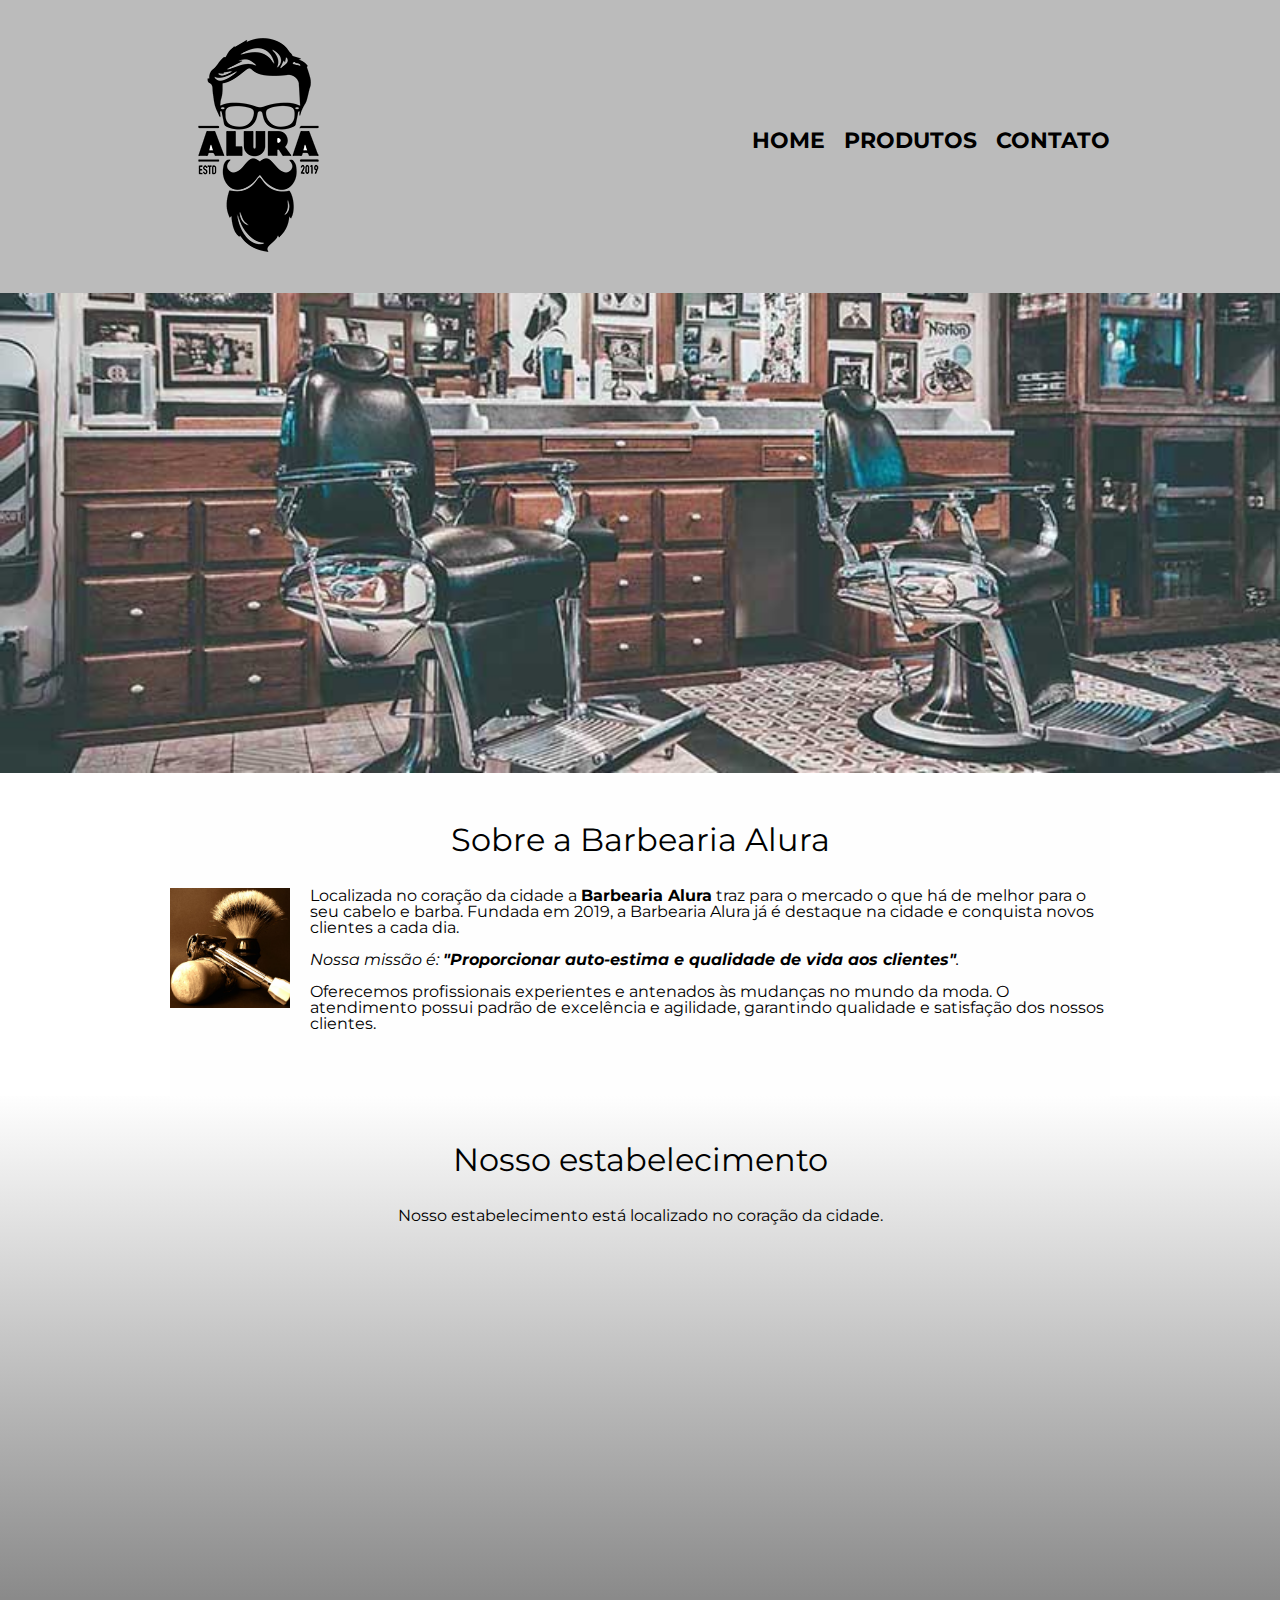
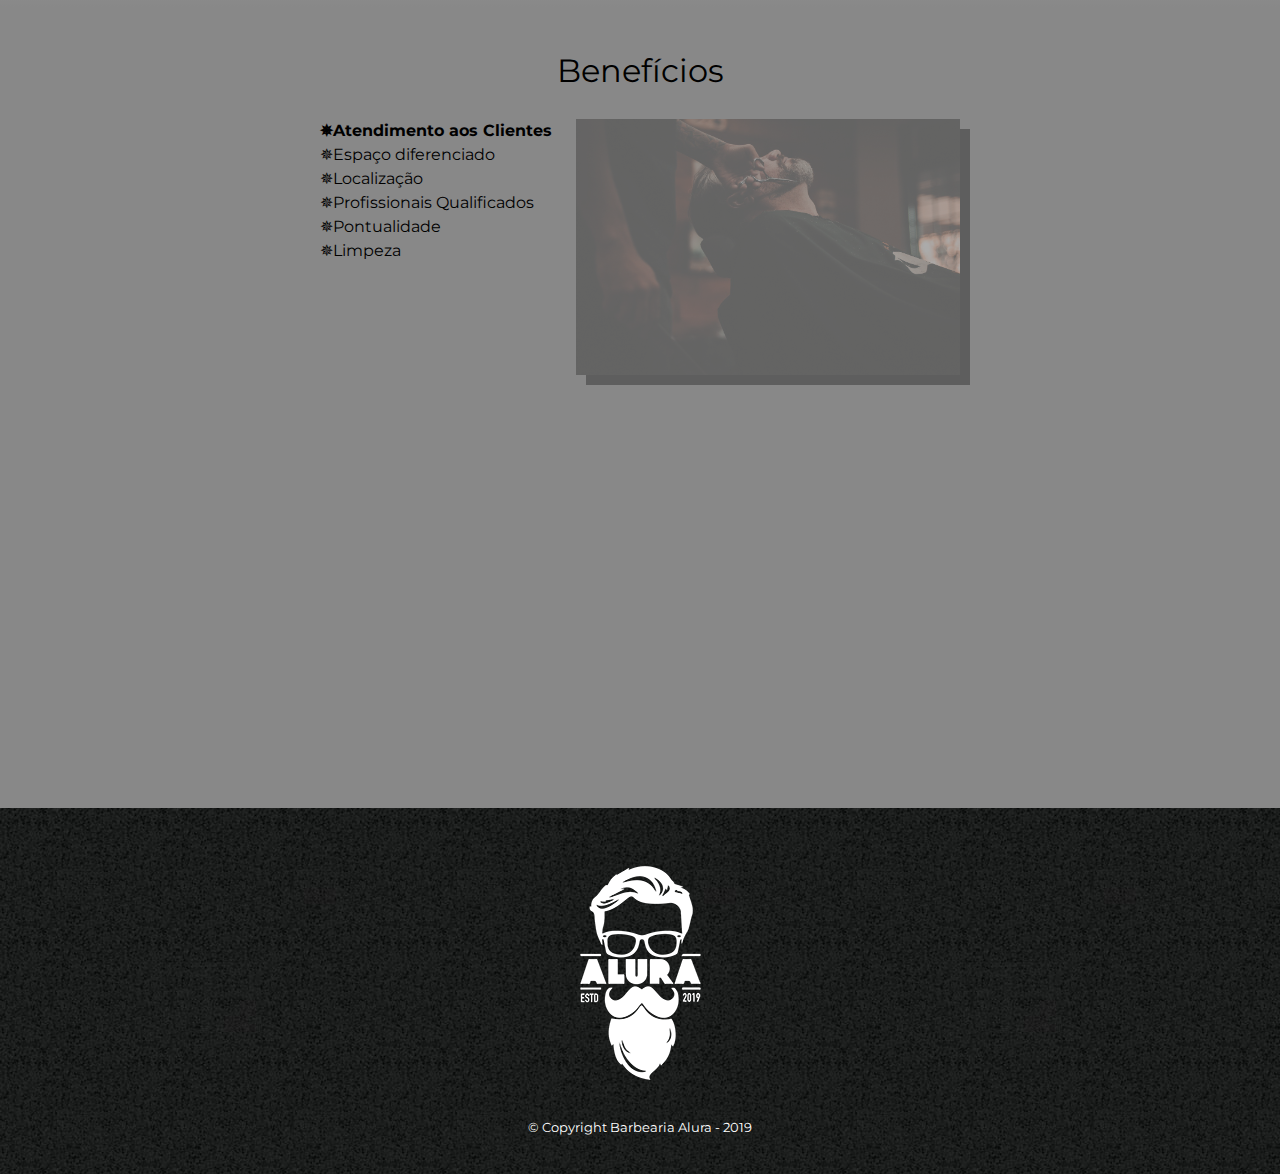
<file: HTML5/Barbearia/index.html>
<!DOCTYPE html>
<html lang="pt-br">
	<head>
		<meta charset="UTF-8">
		<meta name="viewport" content="width=device-width">
		<title>Barbearia Alura</title>

		<link rel="stylesheet" href="reset.css">
		<link rel="stylesheet" href="style.css">
		<link href="https://fonts.googleapis.com/css?family=Montserrat&display=swap" rel="stylesheet">
	</head>

	<body>
		<header>
			<div class="caixa">
				<h1><img src="logo.png"></h1>

				<nav>
					<ul>
						<li><a href="index.html">Home</a></li>
						<li><a href="produtos.html">Produtos</a></li>
						<li><a href="contato.html">Contato</a></li>
					</ul>
				</nav>
			</div>
		</header>

		<img class="banner" src="banner.jpg">

		<main>
			<section class="principal">
				<h2 class="titulo-principal">Sobre a Barbearia Alura</h2>

				<img class="utensilios" src="utensilios.jpg" alt="Utensilios de um barbeiro.">
		 
				<p>Localizada no coração da cidade a <strong>Barbearia Alura</strong> traz para o mercado o que há de melhor para o seu cabelo e barba. Fundada em 2019, a Barbearia Alura já é destaque na cidade e conquista novos clientes a cada dia.</p>

				<p id="missao"><em>Nossa missão é: <strong>"Proporcionar auto-estima e qualidade de vida aos clientes"</strong>.</em></p>

				<p>Oferecemos profissionais experientes e antenados às mudanças no mundo da moda. O atendimento possui padrão de excelência e agilidade, garantindo qualidade e satisfação dos nossos clientes.</p>
			</section>

			<section class="mapa">
				<h3 class="titulo-principal">Nosso estabelecimento</h3>
				<p>Nosso estabelecimento está localizado no coração da cidade.</p>

				<div class="mapa-conteudo">
					<iframe src="https://www.google.com/maps/embed?pb=!1m18!1m12!1m3!1d3656.4483278365396!2d-46.63466568562861!3d-23.588249068469487!2m3!1f0!2f0!3f0!3m2!1i1024!2
					i768!4f13.1!3m3!1m2!1s0x94ce5a2b2ed7f3a1%3A0xab35da2f5ca62674!2sCaelum!5e0!3m2!1spt-BR!2sbr!4v1568814489656!5m2!1spt-BR!2sbr" 
					width="100%" height="300" frameborder="0" style="border:0;" allowfullscreen=""></iframe>
				</div>
			</section>

			<section class="beneficios">
				<h3 class="titulo-principal">Benefícios</h3>

				<div class="conteudo-beneficios">
					<ul class="lista-beneficios">
						<li class="itens">Atendimento aos Clientes</li>
						<li class="itens">Espaço diferenciado</li>
						<li class="itens">Localização</li>
						<li class="itens">Profissionais Qualificados</li>
						<li class="itens">Pontualidade</li>
						<li class="itens">Limpeza</li>
					</ul><img src="beneficios.jpg" class="imagem-beneficios">
				</div>

				<div class="video">
					<iframe width=100% height="315" src="https://www.youtube.com/embed/wcVVXUV0YUY" 
					frameborder="0" allow="accelerometer; autoplay; encrypted-media; gyroscope; picture-in-picture" allowfullscreen></iframe>
				</div>
			</section>
		</main>

		<footer>
			<img src="logo-branco.png">
			<p class="copyright">&copy; Copyright Barbearia Alura - 2019</p>
		</footer>
	</body>
</html>
</file>
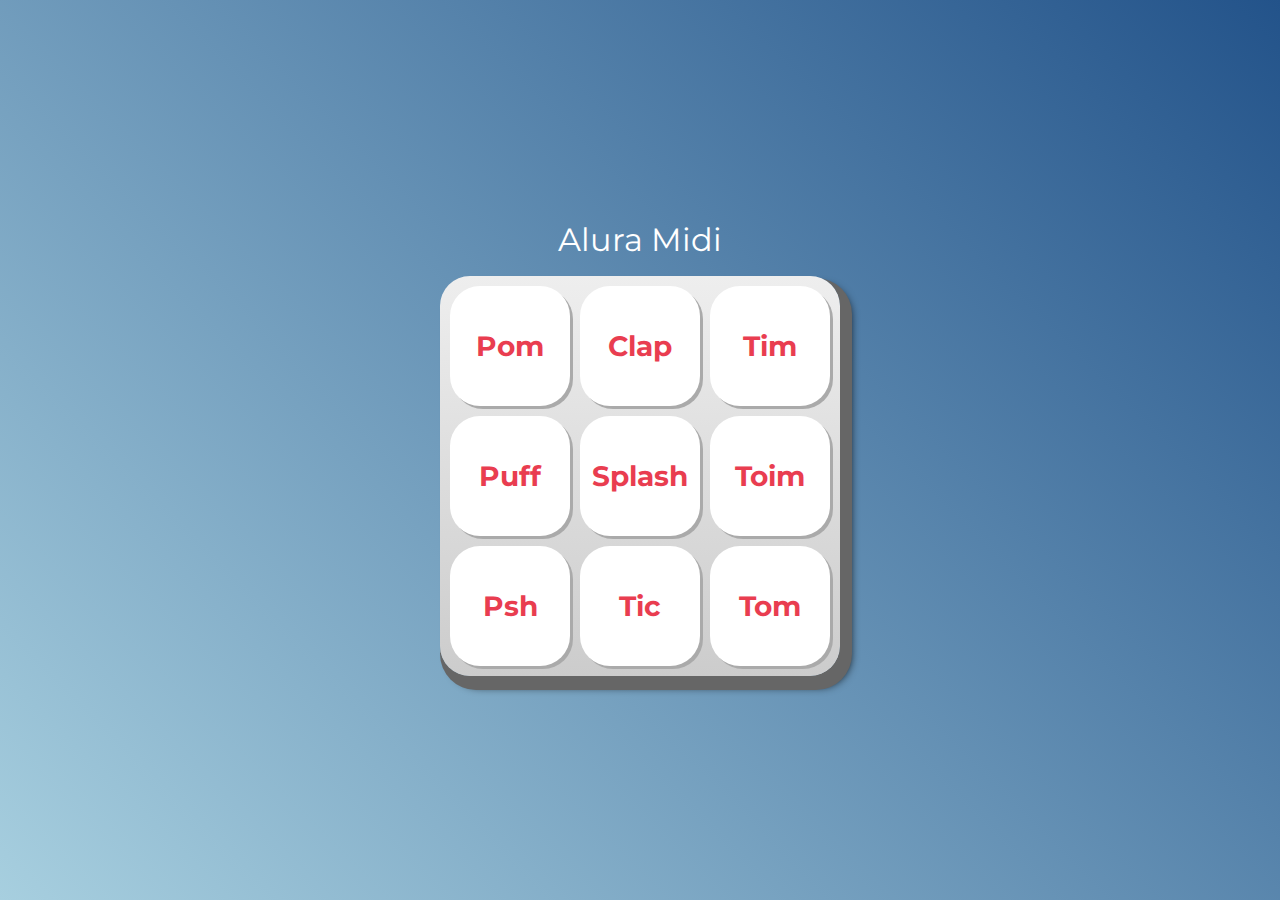
<file: HTML5/Js com HTML/AluraMID/index.html>
<!DOCTYPE html>
<html lang="pt-BR">
<head>
    <meta charset="UTF-8">
    <meta http-equiv="X-UA-Compatible" content="IE=edge">
    <meta name="viewport" content="width=device-width, initial-scale=1.0">


    <title>Alura MIDI</title>

    <link rel="preconnect" href="https://fonts.googleapis.com">
    <link rel="preconnect" href="https://fonts.gstatic.com" crossorigin>
    <link href="https://fonts.googleapis.com/css2?family=Montserrat:wght@500;600&display=swap" rel="stylesheet">

    <link rel="icon" type="image/png" href="images/bateria.png">
    <link rel="stylesheet" href="css/reset.css">
    <link rel="stylesheet" href="css/estilos.css">

</head>
<body>
    <h1>Alura Midi</h1>

    <section class="teclado">
        <button class="tecla tecla_pom">Pom</button>
        <button class="tecla tecla_clap">Clap</button>
        <button class="tecla tecla_tim">Tim</button>

        <button class="tecla tecla_puff">Puff</button>
        <button class="tecla tecla_splash">Splash</button>
        <button class="tecla tecla_toim">Toim</button>

        <button class="tecla tecla_psh">Psh</button>
        <button class="tecla tecla_tic">Tic</button>
        <button class="tecla tecla_tom">Tom</button>
    </section>

    <audio src="sounds/keyq.wav" id="som_tecla_pom"></audio>
    <audio src="sounds/keyw.wav" id="som_tecla_clap"></audio>
    <audio src="sounds/keye.wav" id="som_tecla_tim"></audio>
    <audio src="sounds/keya.wav" id="som_tecla_puff"></audio>
    <audio src="sounds/keys.wav" id="som_tecla_splash"></audio>
    <audio src="sounds/keyd.wav" id="som_tecla_toim"></audio>
    <audio src="sounds/keyz.wav" id="som_tecla_psh"></audio>
    <audio src="sounds/keyx.wav" id="som_tecla_tic"></audio>
    <audio src="sounds/keyc.wav" id="som_tecla_tom"></audio>

    <script src="main.js"></script>    
</body>
</html>
</file>
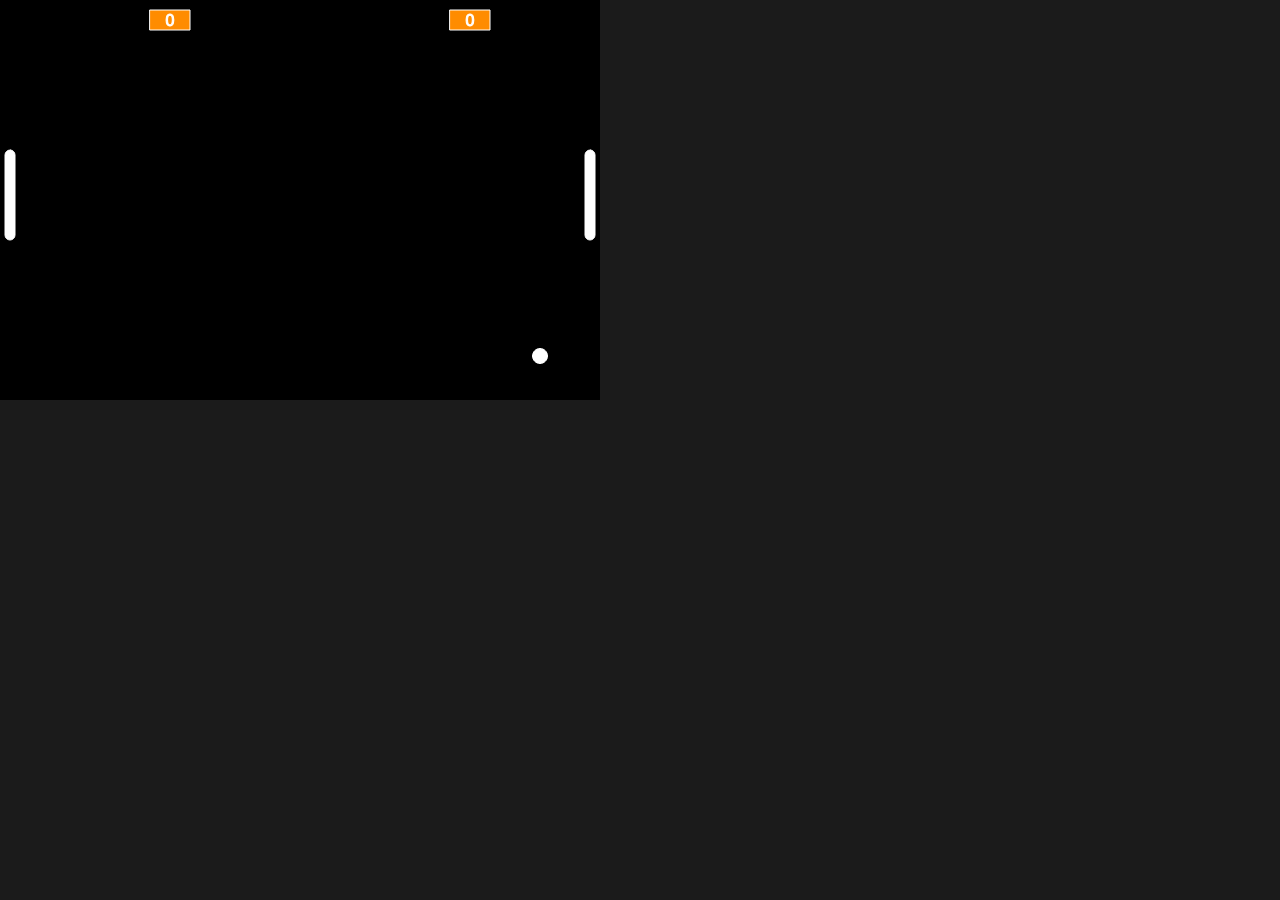
<file: JavaScript Logica/PingPong/empty-example/index.html>
<!DOCTYPE html>
<html lang="">

<head>
  <meta charset="utf-8">
  <meta name="viewport" content="width=device-width, initial-scale=1.0">
  <title>p5.js example</title>
  <style>
    body {
      padding: 0;
      margin: 0;
      background-color: #1b1b1b;
    }
  </style>
  <script src="../p5.min.js"></script>
  <script src="sketch.js"></script>
  <script src="p5.collide2d.js"></script>
</head>

<body>
  <main>
  </main>
</body>

</html>
</file>
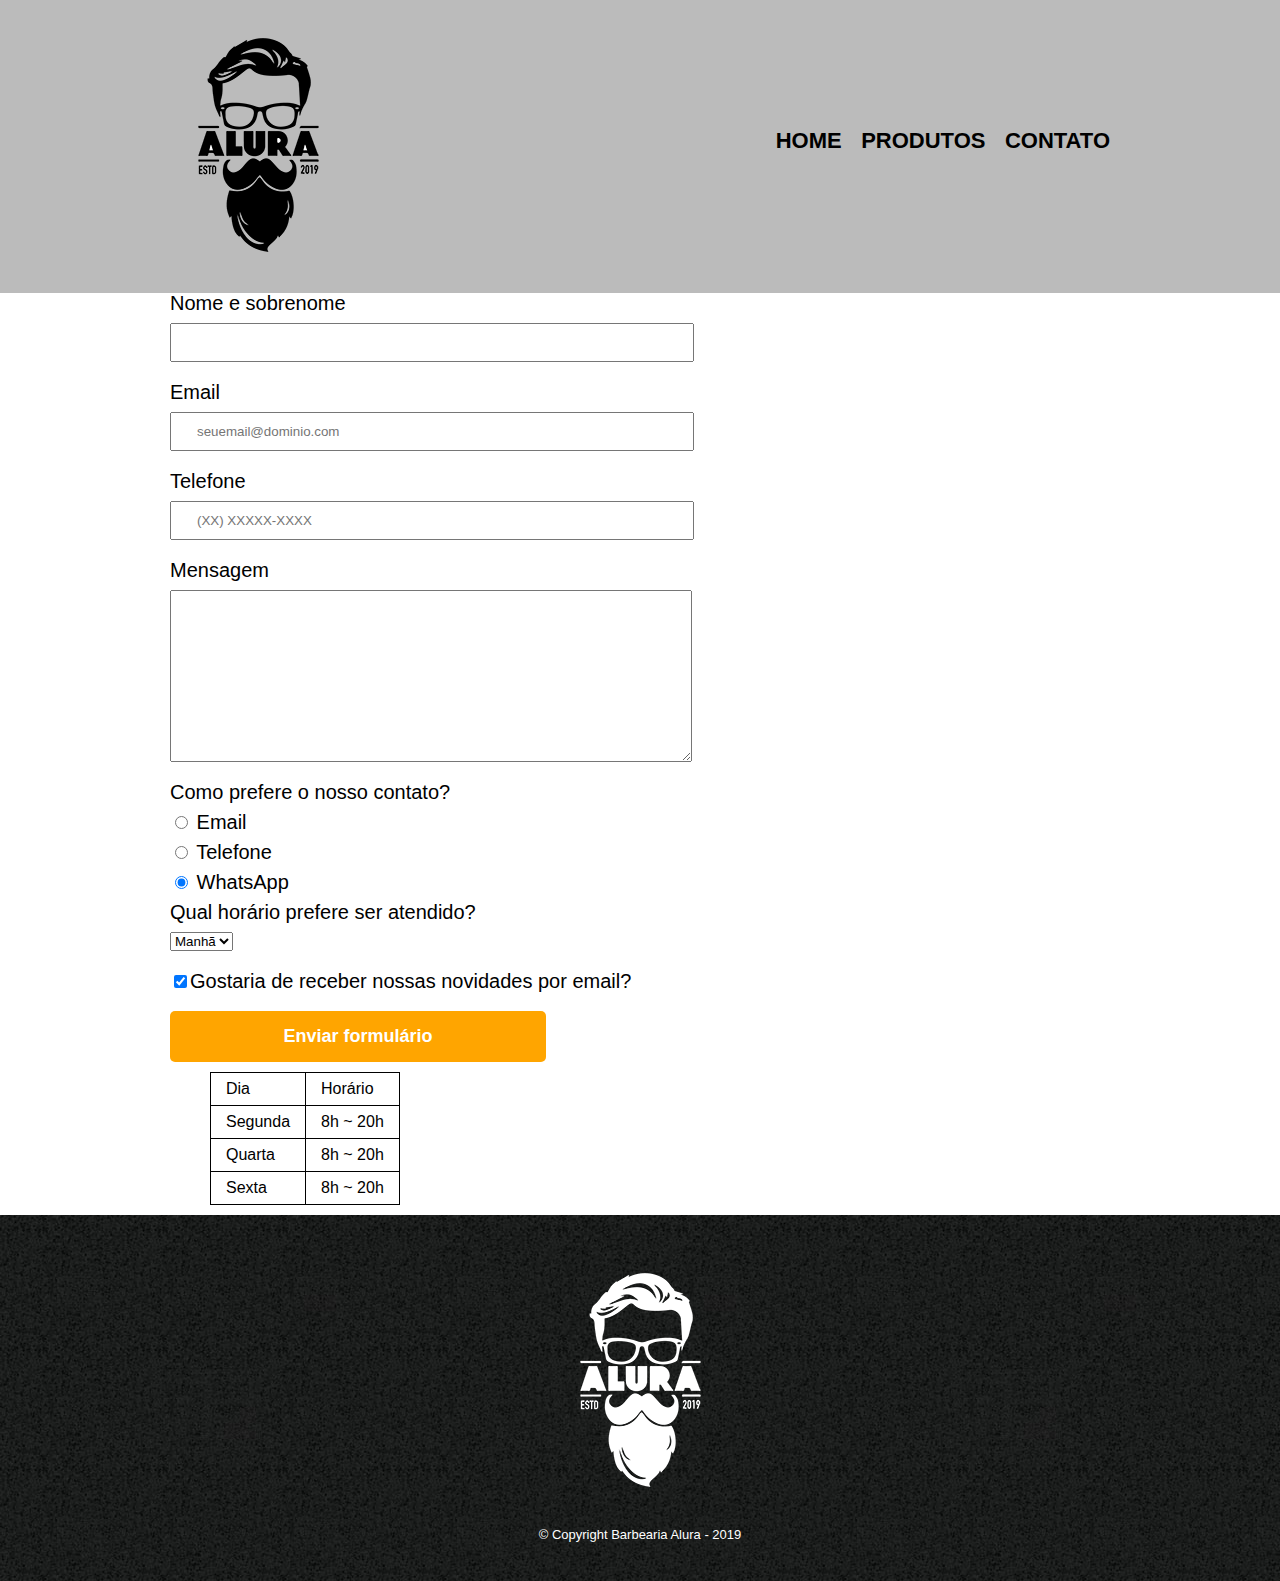
<file: HTML5/Barbearia/contato.html>
<!DOCTYPE html>
<html>
	<head>
		<meta charset="UTF-8">
		<title>Contato - Barbearia Alura</title>

		<link rel="stylesheet" href="reset.css">
		<link rel="stylesheet" href="style.css">
	</head>
	<body>
		<header>
			<div class="caixa">
				<h1><img src="logo.png" alt="Logo da Barbearia Alura"></h1>

				<nav>
					<ul>
						<li><a href="index.html">Home</a></li>
						<li><a href="produtos.html">Produtos</a></li>
						<li><a href="contato.html">Contato</a></li>
					</ul>
				</nav>
			</div>
		</header>

		<main>
			<form>
				<label for="nomesobrenome">Nome e sobrenome</label>
				<input type="text" id="nomesobrenome" class="input-padrao" required>

				<label for="email">Email</label>
				<input type="email" id="email" class="input-padrao" required placeholder="seuemail@dominio.com">

				<label for="telefone">Telefone</label>
				<input type="tel" id="telefone" class="input-padrao" required placeholder="(XX) XXXXX-XXXX">

				<label for="mensagem">Mensagem</label>
				<textarea cols="70" rows="10" id="mensagem" class="input-padrao" required></textarea>

				<fieldset>
					<legend>Como prefere o nosso contato?</legend>
					<label for="radio-email"><input type="radio" name="contato" value="email" id="radio-email"> Email</label>
					
					<label for="radio-telefone"><input type="radio" name="contato" value="telefone" id="radio-telefone"> Telefone</label>
					
					<label for="radio-whatsapp"><input type="radio" name="contato" value="whatsapp" id="radio-whatsapp" checked> WhatsApp</label>
				</fieldset>

				<fieldset>
					<legend>Qual horário prefere ser atendido?</legend>
					<select>
						<option>Manhã</option>
						<option>Tarde</option>
						<option>Noite</option>
					</select>
				</fieldset>

				<label class="checkbox"><input type="checkbox" checked>Gostaria de receber nossas novidades por email?</label>

				<input type="submit" value="Enviar formulário" class="enviar">
			</form>

			<table>
				<tr>
					<td>Dia</td>
					<td>Horário</td>
				</tr>
				<tr>
					<td>Segunda</td>
					<td>8h ~ 20h</td>
				</tr>
				<tr>
					<td>Quarta</td>
					<td>8h ~ 20h</td>
				</tr>
				<tr>
					<td>Sexta</td>
					<td>8h ~ 20h</td>
				</tr>
			</table>
		</main>

		<footer>
			<img src="logo-branco.png" alt="Logo da Barbearia Alura">
			<p class="copyright">&copy; Copyright Barbearia Alura - 2019</p>
		</footer>
	</body>
</html>
</file>
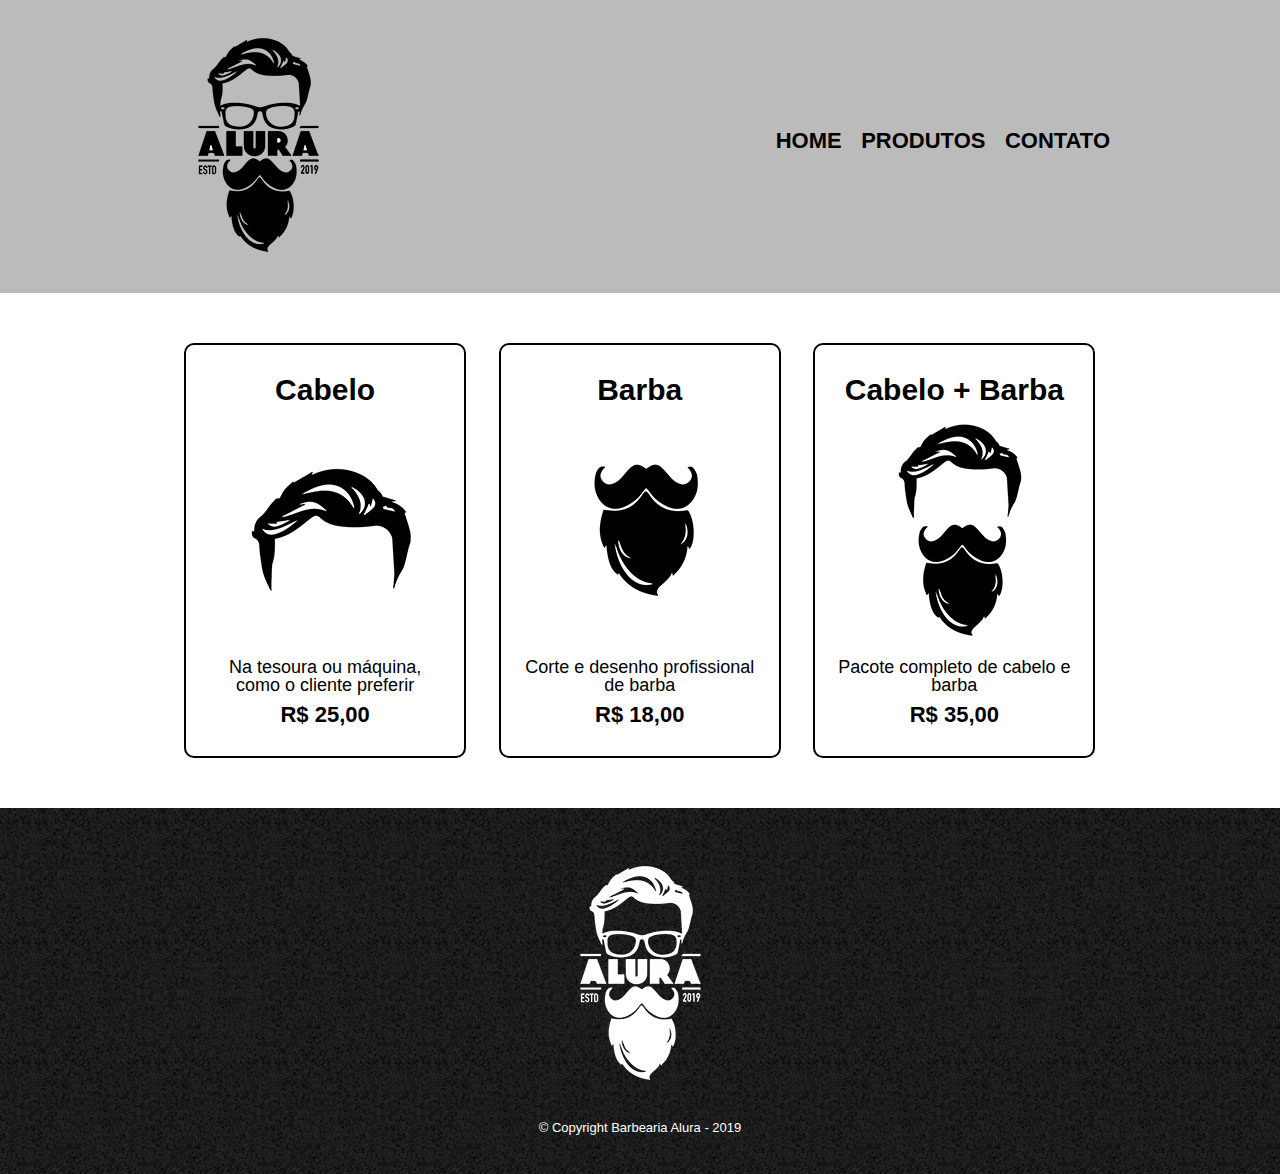
<file: HTML5/Barbearia/produtos.html>
<!DOCTYPE html>
<html>
	<head>
		<meta charset="UTF-8">
		<title>Produtos - Barbearia Alura</title>

		<link rel="stylesheet" href="reset.css">
		<link rel="stylesheet" href="style.css">
	</head>
	<body>
		<header>
			<div class="caixa">
				<h1><img src="logo.png"></h1>

				<nav>
					<ul>
						<li><a href="index.html">Home</a></li>
						<li><a href="produtos.html">Produtos</a></li>
						<li><a href="contato.html">Contato</a></li>
					</ul>
				</nav>
			</div>
		</header>

		<main>
			<ul class="produtos">
				<li>
					<h2>Cabelo</h2>
					<img src="cabelo.jpg">
					<p class="produto-descricao">Na tesoura ou máquina, como o cliente preferir</p>
					<p class="produto-preco">R$ 25,00</p>
				</li>
				<li>
					<h2>Barba</h2>
					<img src="barba.jpg">
					<p class="produto-descricao">Corte e desenho profissional de barba</p>
					<p class="produto-preco">R$ 18,00</p>
				</li>
				<li>
					<h2>Cabelo + Barba</h2>
					<img src="cabelo+barba.jpg">
					<p class="produto-descricao">Pacote completo de cabelo e barba</p>
					<p class="produto-preco">R$ 35,00</p>
				</li>
			</ul>
		</main>

		<footer>
			<img src="logo-branco.png">
			<p class="copyright">&copy; Copyright Barbearia Alura - 2019</p>
		</footer>
	</body>
</html>
</file>
<file: HTML5/Barbearia/style.css>
body {
	font-family: 'Montserrat', sans-serif;
}

header {
	background: #BBBBBB;
	padding: 20px 0;
}

.caixa {
	position: relative;
	width: 940px;
	margin: 0 auto;
}

nav {
	position: absolute;
	top: 110px;
	right: 0;
}

nav li {
	display: inline;
	margin: 0 0 0 15px;
}

nav a {
	text-transform: uppercase;
	color: #000000;
	font-weight: bold;
	font-size: 22px;
	text-decoration: none;
}

nav a:hover {
	color: #C78C19;
	text-decoration: underline;
}

.produtos {
	width: 940px;
	margin: 0 auto;
	padding: 50px 0;
}

.produtos li {
	display: inline-block;
	text-align: center;
	width: 30%;
	vertical-align: top;
	margin: 0 1.5%;
	padding: 30px 20px;
	box-sizing: border-box;
	border: 2px solid #000000;
	border-radius: 10px;
}

.produtos li:hover {
	border-color: #C78C19;
}

.produtos li:active {
	border-color: #088C19;	
}

.produtos li:hover h2 {
	font-size: 34px;
}

.produtos h2 {
	font-size: 30px;
	font-weight: bold;
}

.produto-descricao {
	font-size: 18px;
}

.produto-preco {
	font-size: 22px;
	font-weight: bold;
	margin-top: 10px;
}

footer {
	text-align: center;
	background: url("bg.jpg");
	padding: 40px 0;
}

.copyright {
	color: #FFFFFF;
	font-size: 13px;
	margin: 20px 0 0;
}

form {	
	width: 940px;
	margin: 0 auto;
}

form label, form legend {
	display:block;
	font-size: 20px;
	margin: 0 0 10px;
}

.input-padrao {
	display: block;
	margin: 0 0 20px;
	padding: 10px 25px;
	width: 50%;
}

.checkbox {
	margin: 20px 0;
}

.enviar {
	width:40%;
	padding: 15px 0;
	background: orange;
	color: white;
	font-weight: bold;
	font-size: 18px;
	border: none;
	border-radius: 5px;
	transition: 1s all;
	cursor: pointer;
}

.enviar:hover {
	background: darkorange;
	transform: scale(1.2);
}

table {
	margin: 10px 210px 10px;
}

thead {
	background: #555555;
	color: white;
	font-weight: bold;
}

td, th {
	border: 1px solid #000000;
	padding: 8px 15px;
}


/* css da página inicial */
.banner {
	width:100%;
}

.titulo-principal {
    text-align: center;
    font-size: 2em;
    margin: 0 0 1em;
    clear: left;
}

.principal {
	padding: 3em 0;
	background: #FEFEFE;
	width: 940px;
	margin: 0 auto;
}

.principal p {
	margin: 0 0 1em;
}

.principal strong {
	font-weight: bold;
}

.principal em {
	font-style: italic;
}

.utensilios {
	width: 120px;
	float: left;
	margin: 0 20px 20px 0;
}

.mapa {
	padding: 3em 0;
	background: linear-gradient(#FEFEFE, #888888);
}

.mapa-conteudo {
	width: 940px;
	margin: 0 auto;
}

.mapa p {
	margin: 0 0 2em;
	text-align: center;
}

.beneficios {
	padding: 3em 0;
	background: #888888;
}

.conteudo-beneficios {
	width: 640px;
	margin: 0 auto;
}

.lista-beneficios {
	width: 40%;
	display: inline-block;
	vertical-align: top;
}

.itens {
	line-height: 1.5;
}

.itens:first-child {
	font-weight: bold;
}

.itens:before {
    content: "✵"
}

.imagem-beneficios {
	width: 60%;
	opacity: 0.3;
	transition: 400ms;
	box-shadow: 10px 10px #000000;
}

.imagem-beneficios:hover {
    opacity: 1;
}

.video {
	width: 560px;
	margin: 2em auto;
}

@media screen and (max-width: 480px) { 
    .caixa, .principal, .conteudo-beneficios, .mapa-conteudo, .video {
        width: auto;
    }

	h1 {
		text-align: center;
	}

	nav {
		position:static;
	}

	.lista-beneficios, imagem-beneficios {
		width: 100%
	}
}
</file>
<file: HTML5/Js com HTML/AluraMID/css/estilos.css>
:root {
  --cinza: #aaa;
  --vermelha: #e93d50;
  --vermelha-escura: #af303f;
  --branca: #fff;
  --luz: rgb(229, 255, 0);
}

body {
  align-items: center;
  background: linear-gradient(45deg, #a7cfdf 0%,#23538a 100%);
  display: flex;
  justify-content: center;
  flex-direction: column;
  font-family: 'Montserrat', sans-serif;
  min-height: 100vh;
}

h1 {
  color: var(--branca);
  margin-bottom: 20px;
  font-size: 2rem;
}

.teclado {
  background: linear-gradient(to bottom, #eeeeee 0%,#cccccc 100%);
  box-shadow: 6px 8px 0 6px #666, 10px 10px 10px #000;
  border-radius: 30px;
  display: grid;
  gap: 10px;
  grid-template-columns: repeat(3, 1fr);
  padding: 10px;
}

.tecla {
  background-color: var(--branca);
  border-radius: 30px;
  box-shadow: 3px 3px 0 var(--cinza);
  color: var(--vermelha);
  cursor: pointer;
  height: 120px;
  font-size: 1.75em;
  font-weight: bold;
  line-height: 120px;
  text-align: center;
  width: 120px;
}

.tecla.ativa,
.tecla:active {
  background-color: var(--vermelha);
  border: 4px solid  var(--vermelha);
  box-shadow: 3px 3px 0 var(--vermelha-escura) inset;
  color: var(--branca);
  outline: none;
}

.tecla.focus,
.tecla:focus {
  outline: none;
  box-shadow: 1px 1px 10px var(--luz);
}

.tecla.active:focus,
.tecla:active:focus {
  box-shadow: 3px 3px 0 var(--vermelha-escura) inset, 1px 1px 10px var(--luz);
}
</file>
